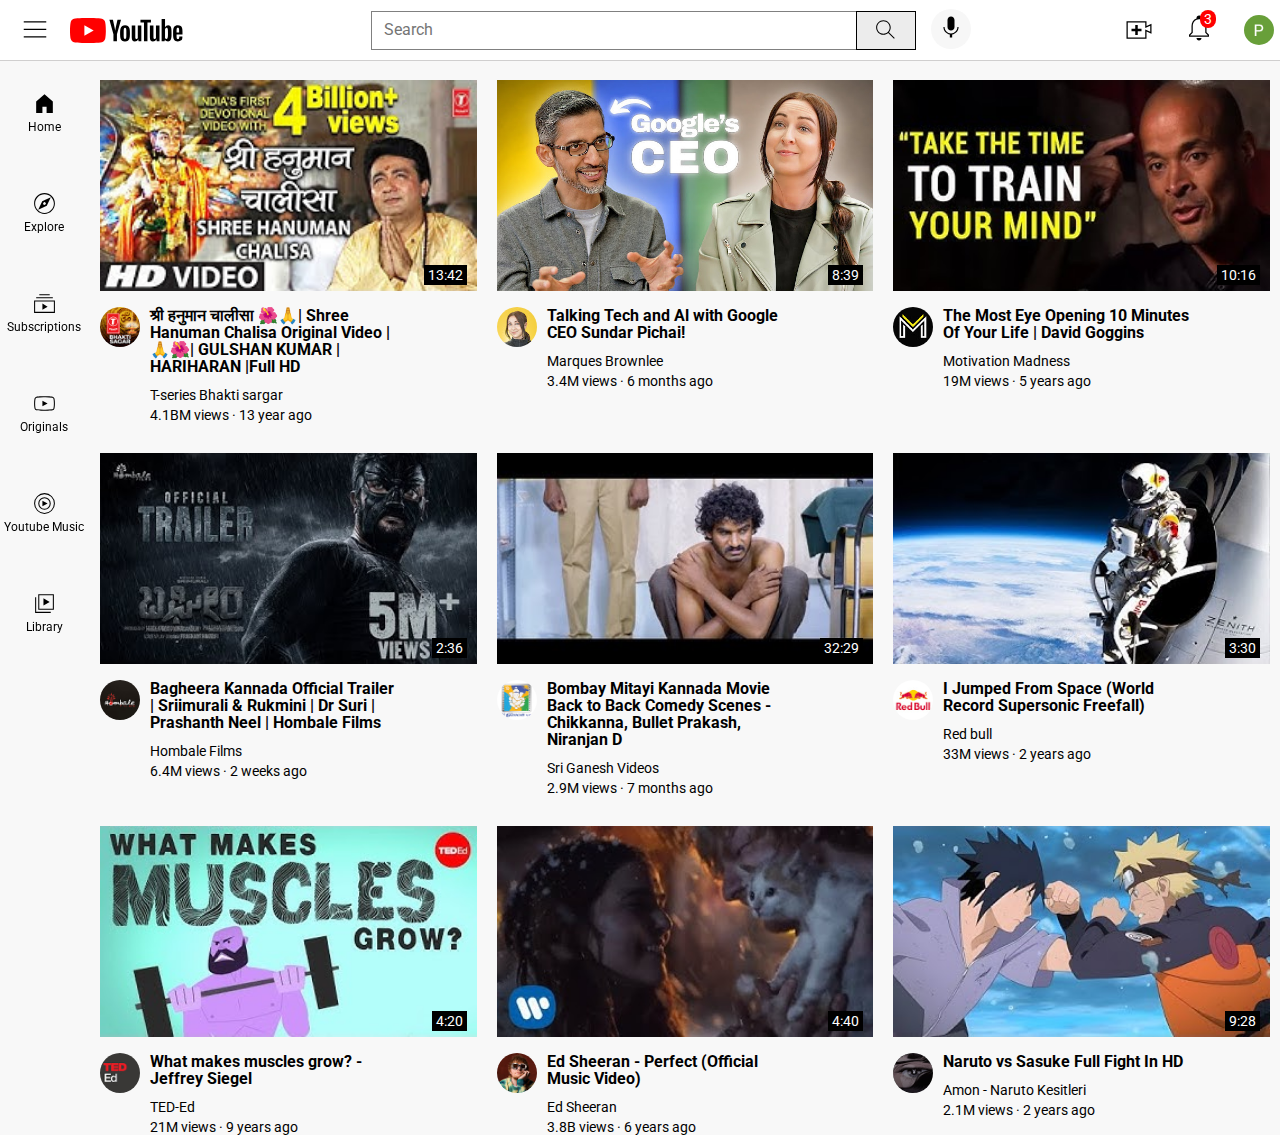
<file: index.html>
<!DOCTYPE html>
<html>
    <head>
        <title>
            Sidhu's youtube
        </title>
        <meta name="viewport" content="width=device-width,initial-scale=1">
<link rel="preconnect" href="https://fonts.googleapis.com">
<link rel="preconnect" href="https://fonts.gstatic.com" crossorigin>
<link href="https://fonts.googleapis.com/css2?family=Roboto:ital,wght@0,100;0,300;0,400;0,500;0,700;0,900;1
,100;1,300;1,400;1,500;1,700;1,900&display=swap" rel="stylesheet">

    
   <link rel="stylesheet" href="styles/general.css">
   <link rel="stylesheet" href="styles/header.css"> 
   <link rel="stylesheet" href="styles/video.css"> 
   <link rel="stylesheet" href="styles/sidebar.css">

   

    </head>


    <body style="padding-top: 80px;padding-left: 100px;padding-right: 10px;" > 
        <div class="sidebar" >
           <div class="sidebar-link"> 
            <img src="sidebar/home.svg"> 
            <div>Home</div>
           </div>
           <div class="sidebar-link">
            <img src="sidebar/explore.svg">
            <div>Explore</div>
           </div>
           <div class="sidebar-link">
            <img src="sidebar/subscriptions.svg">
            <div>Subscriptions</div>
           </div>
            <div class="sidebar-link">
                <img src="sidebar/originals.svg">
                <div>Originals</div>
            </div>
           <div class="sidebar-link">
            <img src="sidebar/youtube-music.svg">
            <div>Youtube Music</div>
           </div>
           <div class="sidebar-link">
            <img src="sidebar/library.svg">
            <div>Library</div>
           </div>

        </div>
       
        <div class="header">
            <div class="left-section">
                <img  class="hamburgermenu" src="icons/hamburgermenu.svg">
               <img class="youtube-logo" src="icons/youtube-logo.svg">
                 

                
            </div>
            <div class="middle-section">
                <input class="search-bar" type="text" placeholder="Search"> 

               
                <button class="search-button">
                    <img class="search-icon" src="icons/search.svg">
                    <div class="tooltip">Search</div>
                </button >
                       <button class="voice-search-button">  
                    <img src="icons/voice-search-icon.svg">
                    
                  
                </button>
               
            </div>
            <div class="right-section">
                <img class="upload-icon" src="icons/upload.svg">
                <div class="notify-container">
                      <img class="notify" src="icons/notifications.svg">
                      <div class="notify-count">
                        3
                      </div>
                </div>               
                <img class="mydp" src="channel profiles/myprofile.jpg">
            </div>
            
        </div>

<div class="video-grid">
    <div>
        <div class="thumbnail-row">
           <a href="https://www.youtube.com/watch?v=AETFvQonfV8" ><img class=thumbnail src="thumbnails/thumbnail9.jpg" > </a> 
            <div class="video-time">
               13:42
            </div>
        </div>
        <div class="video-info-grid">
            <div class="channel-picture">
               <a href="https://www.youtube.com/@TSeriesBhaktiSagar"><img class=profile-picture src="channel profiles/profile9.jpg">
               </div></a> 
            <div class="video-info">
              <a href="https://www.youtube.com/watch?v=AETFvQonfV8" style="text-decoration: none ; color:inherit;"><p class="video-title" >
                श्री हनुमान चालीसा 🌺🙏| Shree Hanuman Chalisa Original Video |🙏🌺| GULSHAN KUMAR | HARIHARAN |Full HD
            </p></a>
                <a href="https://www.youtube.com/@TSeriesBhaktiSagar" style="text-decoration: none ; color:inherit;" ><p class="video-author">
                    T-series Bhakti sargar
                </p></a>
                <p class="video-stats">
                    4.1BM views &#183; 13 year ago
                </p>
                
            </div>
           
        </div>
        
    </div>
    <div class="video-preview">
        <div class="thumbnail-row">
           <a href="https://www.youtube.com/watch?v=h3M4bm2EveM&t=35s&pp=ygUiZ29vZ2xlIGNlbyBzdW5kYXIgcGljaGFpIGludGVydmlldw%3D%3D" > <img class="thumbnail" src="thumbnails/hq720.jpg"></a>
            <div class="video-time">
                8:39

            </div>
        </div>
        <div class="video-info-grid ">
            <div class="channel-picture">
                <a href="https://www.youtube.com/@HaylsWorld"> <img class="profile-picture" src="channel profiles/channels4_profile.jpg"></a>
                </div>
            <div class="video-info">
                <a href="https://www.youtube.com/watch?v=h3M4bm2EveM&t=35s&pp=ygUiZ29vZ2xlIGNlbyBzdW5kYXIgcGljaGFpIGludGVydmlldw%3D%3D" target="-blank" style="text-decoration: none;color:inherit;"><p class=" video-title">
                    Talking Tech and Al with Google CEO
                Sundar Pichai!
                </p></a>
                <a href="https://www.youtube.com/@HaylsWorld" style=" text-decoration: none;color:inherit;"><p class="video-author">
                    Marques Brownlee
                </p></a>
                
                <p class="video-stats">
                    3.4M views &#183; 6 months ago
                </p>
            </div>
            
            
        </div>
    
       
    </div>
    
    
    
    <div class="video-preview">
        <div class="thumbnail-row">
            <a href="https://www.youtube.com/watch?v=TLKxdTmk-zc&t=1s&pp=ygUgdGFrZSB0aGUgdGltZSB0byB0cmFpbiB5b3VyIG1pbmQ%3D" ><img class="thumbnail" src="thumbnails/thumbnail-2.jpg"></a>
            <div class="video-time">
                10:16
            </div>
        </div>
        <div class="video-info-grid">
            <div class="channel-picture">
                <a href="https://www.youtube.com/@MotivationMadness" ></a><img class="profile-picture" src="channel profiles/unnamed.jpg">
            </div>
            <div class="video-info">
                <a href="https://www.youtube.com/watch?v=TLKxdTmk-zc&t=1s&pp=ygUgdGFrZSB0aGUgdGltZSB0byB0cmFpbiB5b3VyIG1pbmQ%3D" style="text-decoration: none; color:inherit;"><p class=" video-title">
                    The Most Eye Opening 10 Minutes Of Your Life | David Goggins 
                </p></a>
                <a href="https://www.youtube.com/@MotivationMadness" style="text-decoration: none; color: inherit;"><p class="video-author">
                    Motivation Madness
                </p></a>
                <p class="video-stats">
                     19M views &#183; 5 years ago
                </p>
            </div>
            
    
            
        </div>
    
       
    </div>
     <div class="video-preview">
        <div class="thumbnail-row">
            <a href="https://www.youtube.com/watch?v=CEfYokG1SF8&pp=ygUQYmFnaGVlcmEgdHJhaWxlcg%3D%3D" ><img class="thumbnail" src="thumbnails/hqdefault.jpg"></a>
            <div class="video-time">
                2:36
            </div>
        </div>
        <div class="video-info-grid ">
            <div class="channel-picture">
                <a href="https://www.youtube.com/@HombaleFilms" ><img class="profile-picture" src="channel profiles/profile.jpg"></a>
            </div>
            <div class="video-info">
                <a href="https://www.youtube.com/watch?v=CEfYokG1SF8&pp=ygUQYmFnaGVlcmEgdHJhaWxlcg%3D%3D" style="text-decoration: none; color: inherit;"><p class=" video-title">
                    Bagheera Kannada Official Trailer | Sriimurali & Rukmini | Dr Suri | Prashanth Neel | Hombale Films
                </p></a>
                <a href="https://www.youtube.com/@HombaleFilms" style="text-decoration: none; color: inherit;" ><p class="video-author">
                    Hombale Films
                </p></a>
                <p class="video-stats">
                    6.4M views &#183; 2 weeks ago 
                </p>
            </div>
            
            
        </div>
    
       
    </div>
    <div class="video-preview">
        <div class="thumbnail-row">
            <a href="https://www.youtube.com/watch?v=XKNQtqoZSPg&pp=ygUbYm9tYmF5IG1pdHRhaSBrYW5uYWRhIG1vdmll"><img class="thumbnail" src="thumbnails/thumbnail3.jpg"></a>
            <div class="video-time">
                32:29

            </div>
        </div>
        <div class="video-info-grid">
            <div class="channel-picture">
                <a href="https://www.youtube.com/@sriganeshvideosSGV" ><img class="profile-picture" src="channel profiles/profile2.jpg"></a>
            </div>
            <div class="video-info">
                <a href="https://www.youtube.com/watch?v=XKNQtqoZSPg&pp=ygUbYm9tYmF5IG1pdHRhaSBrYW5uYWRhIG1vdmll" style="text-decoration: none; color: inherit;" ><p class=" video-title">
                    Bombay Mitayi Kannada Movie Back to Back Comedy Scenes - Chikkanna, Bullet Prakash, Niranjan D
        
                </p></a>
                <a href="https://www.youtube.com/@sriganeshvideosSGV"  style="text-decoration: none; color: inherit;" ><p class="video-author">
                    Sri Ganesh Videos 
                   </p></a>
                <p class="video-stats">
                    2.9M views &#183; 7 months ago  
                </p>
            </div>
            
    
            
        </div>
    
       
    </div>
    
    <div class="video-preview">
        <div class="thumbnail-row">
            <a href="https://www.youtube.com/watch?v=Hz2F_S3Tl0Y&t=1s&pp=ygUTaSBqdW1wZWQgZnJvbSBzcGFjZQ%3D%3D" ><img class="thumbnail" src="thumbnails/thumbnail4.jpg"></a>
            <div class="video-time">
                3:30

            </div>
        </div>
        <div class="video-info-grid ">
            <div class="channel-picture">
               <a href="https://www.youtube.com/@redbull"  ><img class="profile-picture" src="channel profiles/profile3.jpg"></a> 
            </div>
            <div class="video-info">
                <a href="https://www.youtube.com/watch?v=Hz2F_S3Tl0Y&t=1s&pp=ygUTaSBqdW1wZWQgZnJvbSBzcGFjZQ%3D%3D" style="text-decoration: none; color:inherit"><p class=" video-title">
                    I Jumped From Space (World Record Supersonic Freefall)
                 </p></a>
                <a href="https://www.youtube.com/@redbull" style="text-decoration: none; color:inherit"><p class="video-author">
                    Red bull 
                </p></a>
                <p class="video-stats">
                   33M views &#183; 2 years ago
                </p>
            </div>
            
            
        </div>
    
       
    </div>
    <div >
        <div class="thumbnail-row">
           <a href="https://www.youtube.com/watch?v=2tM1LFFxeKg&pp=ygUXd2hhdCBtYWtlcyBtdXNjbGVzIGdyb3c%3D" ><img class="thumbnail" src="thumbnails/thumbnail5.jpg"></a> 
            <div class="video-time">
                4:20 

            </div>
        </div>
        <div class="video-info-grid">
            <div class="channel-picture">
               <a href="https://www.youtube.com/@TEDEd" ><img class="profile-picture" src="channel profiles/profile5.jpg"></a> 
            </div>
            <div class="video-info">
                <a href="https://www.youtube.com/watch?v=2tM1LFFxeKg&pp=ygUXd2hhdCBtYWtlcyBtdXNjbGVzIGdyb3c%3D" style="text-decoration: none; color:inherit"><p class=" video-title">
                    What makes muscles grow? - Jeffrey Siegel
                 </p></a>
                <a href="https://www.youtube.com/@TEDEd" style="text-decoration: none; color:inherit"><p class="video-author">
                    TED-Ed
                </p></a>
                <p class="video-stats">
                     21M views &#183; 9 years ago
                </p>
            </div>
            
    
            
        </div>
    
       
    </div>
    <div>
        <div class="thumbnail-row">
            <a href="https://www.youtube.com/watch?v=2Vv-BfVoq4g&pp=ygUHcGVyZmVjdA%3D%3D" ><img class=thumbnail src="thumbnails/thumbnail7.jpg"></a>
            <div class="video-time">
                4:40
            </div>
        </div>
        <div class="video-info-grid">
            <div class="channel-picture">
               <a href="https://www.youtube.com/channel/UC0C-w0YjGpqDXGB8IHb662A" ><img class=profile-picture src="channel profiles/profile7.jpg"></a> 
            </div>
            <div class="video-info">
                <a href="https://www.youtube.com/watch?v=2Vv-BfVoq4g&pp=ygUHcGVyZmVjdA%3D%3D" style="text-decoration: none; color:inherit" ><p class="video-title" >
                    Ed Sheeran - Perfect (Official Music Video)
                </p></a>
                <a href="https://www.youtube.com/channel/UC0C-w0YjGpqDXGB8IHb662A" style="text-decoration: none; color:inherit"><p class="video-author">
                    Ed Sheeran
                </p></a>
                <p class="video-stats">
                    3.8B views &#183; 6 years ago
                </p>
            </div>
           
        </div>
        
    </div>
    <div>
        <div class="thumbnail-row">
           <a href="https://www.youtube.com/watch?v=9_YXLo2d-Kk&pp=ygUQbmFydXRvIHZzIHNhc3VrZQ%3D%3D" ><img class=thumbnail src="thumbnails/thumbnail8.jpg"></a> 
            <div class="video-time">
                9:28
            </div>
        </div>
        <div class="video-info-grid">
            <div class="channel-picture">
                <a href="https://www.youtube.com/@litamonz" style="text-decoration: none; color:inherit"><img class=profile-picture src="channel profiles/profile8.jpg"></a>
            </div>
            <div class="video-info">
               <a href="https://www.youtube.com/watch?v=9_YXLo2d-Kk&pp=ygUQbmFydXRvIHZzIHNhc3VrZQ%3D%3D"  style="text-decoration: none; color:inherit"> <p class="video-title" >
                Naruto vs Sasuke Full Fight In HD
            </p></a>
                <a href="https://www.youtube.com/@litamonz" style="text-decoration: none; color:inherit"><p class="video-author">
                    Amon - Naruto Kesitleri
                </p></a>
                <p class="video-stats">
                    2.1M views &#183; 2 years ago
                </p>
            </div>
           
        </div>
        
    </div>
    
 
         
    
</div>

    </body>
</html>
</file>
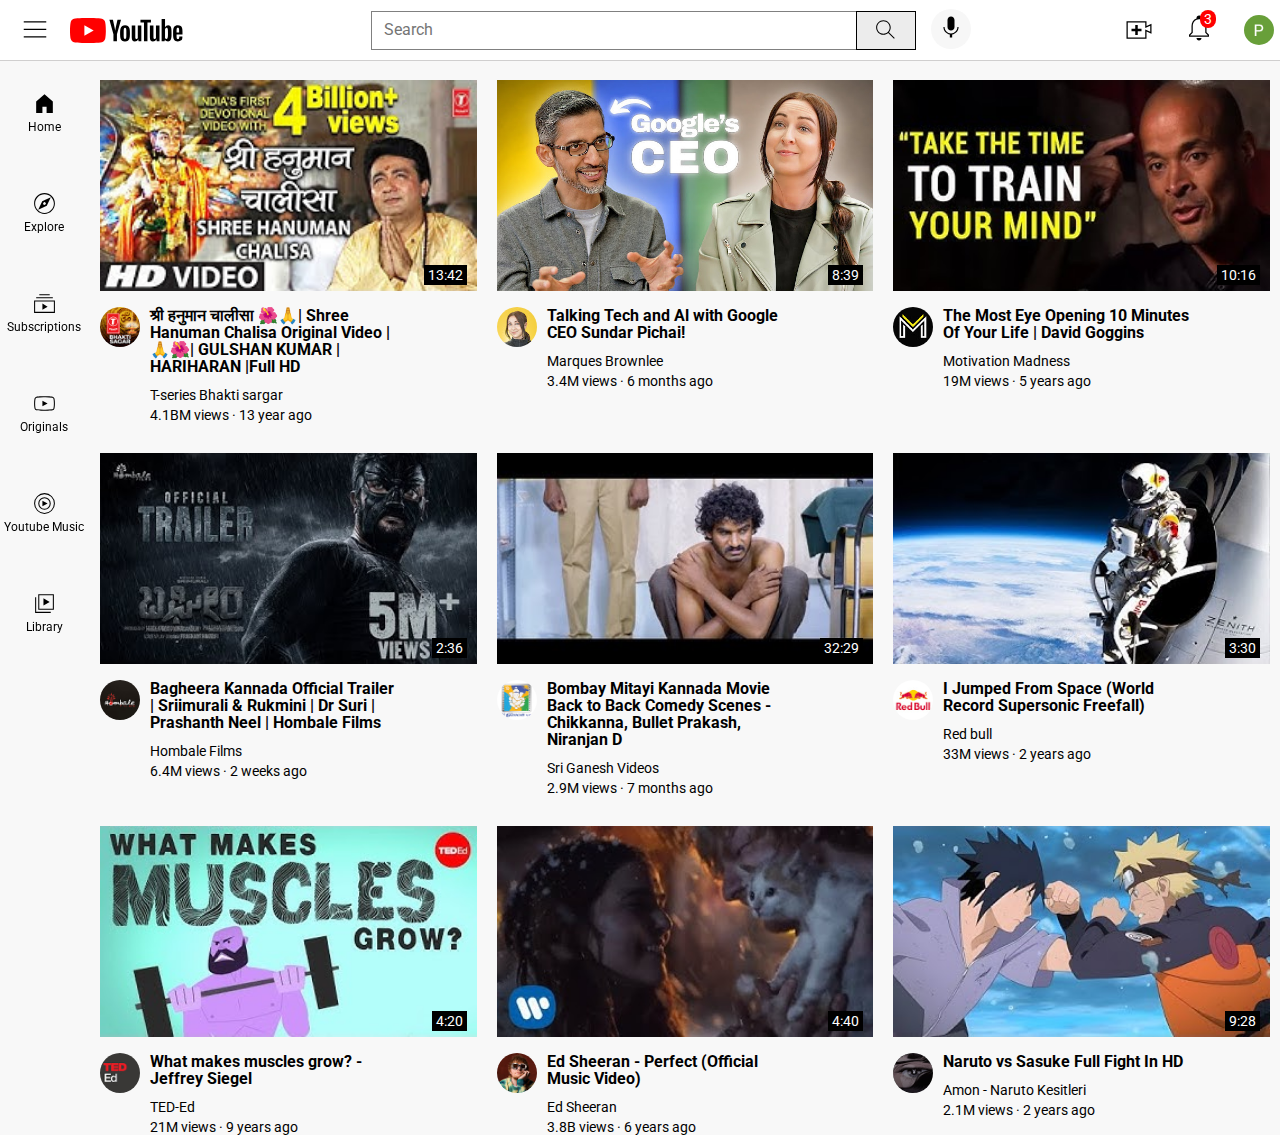
<file: yt.html>
<!DOCTYPE html>
<html>
    <head>
        <title>
            Sidhu's youtube
        </title>
        <meta name="viewport" content="width=device-width,initial-scale=1">
<link rel="preconnect" href="https://fonts.googleapis.com">
<link rel="preconnect" href="https://fonts.gstatic.com" crossorigin>
<link href="https://fonts.googleapis.com/css2?family=Roboto:ital,wght@0,100;0,300;0,400;0,500;0,700;0,900;1
,100;1,300;1,400;1,500;1,700;1,900&display=swap" rel="stylesheet">

    
   <link rel="stylesheet" href="styles/general.css">
   <link rel="stylesheet" href="styles/header.css"> 
   <link rel="stylesheet" href="styles/video.css"> 
   <link rel="stylesheet" href="styles/sidebar.css">

   

    </head>


    <body style="padding-top: 80px;padding-left: 100px;padding-right: 10px;" > 
        <div class="sidebar" >
           <div class="sidebar-link"> 
            <img src="sidebar/home.svg"> 
            <div>Home</div>
           </div>
           <div class="sidebar-link">
            <img src="sidebar/explore.svg">
            <div>Explore</div>
           </div>
           <div class="sidebar-link">
            <img src="sidebar/subscriptions.svg">
            <div>Subscriptions</div>
           </div>
            <div class="sidebar-link">
                <img src="sidebar/originals.svg">
                <div>Originals</div>
            </div>
           <div class="sidebar-link">
            <img src="sidebar/youtube-music.svg">
            <div>Youtube Music</div>
           </div>
           <div class="sidebar-link">
            <img src="sidebar/library.svg">
            <div>Library</div>
           </div>

        </div>
       
        <div class="header">
            <div class="left-section">
                <img  class="hamburgermenu" src="icons/hamburgermenu.svg">
               <img class="youtube-logo" src="icons/youtube-logo.svg">
                 

                
            </div>
            <div class="middle-section">
                <input class="search-bar" type="text" placeholder="Search"> 

               
                <button class="search-button">
                    <img class="search-icon" src="icons/search.svg">
                    <div class="tooltip">Search</div>
                </button >
                       <button class="voice-search-button">  
                    <img src="icons/voice-search-icon.svg">
                    
                  
                </button>
               
            </div>
            <div class="right-section">
                <img class="upload-icon" src="icons/upload.svg">
                <div class="notify-container">
                      <img class="notify" src="icons/notifications.svg">
                      <div class="notify-count">
                        3
                      </div>
                </div>               
                <img class="mydp" src="channel profiles/myprofile.jpg">
            </div>
            
        </div>

<div class="video-grid">
    <div>
        <div class="thumbnail-row">
           <a href="https://www.youtube.com/watch?v=AETFvQonfV8" target="-blank"><img class=thumbnail src="thumbnails/thumbnail9.jpg" > </a> 
            <div class="video-time">
               13:42
            </div>
        </div>
        <div class="video-info-grid">
            <div class="channel-picture">
                <img class=profile-picture src="channel profiles/profile9.jpg">
            </div>
            <div class="video-info">
              <p class="video-title" >
                    श्री हनुमान चालीसा 🌺🙏| Shree Hanuman Chalisa Original Video |🙏🌺| GULSHAN KUMAR | HARIHARAN |Full HD
                </p>
                <p class="video-author">
                    T-series Bhakti sargar
                </p>
                <p class="video-stats">
                    4.1BM views &#183; 13 year ago
                </p>
                
            </div>
           
        </div>
        
    </div>
    <div class="video-preview">
        <div class="thumbnail-row">
           <a href="https://www.youtube.com/watch?v=h3M4bm2EveM&t=35s&pp=ygUiZ29vZ2xlIGNlbyBzdW5kYXIgcGljaGFpIGludGVydmlldw%3D%3D" target="-blank"> <img class="thumbnail" src="thumbnails/hq720.jpg"></a>
            <div class="video-time">
                8:39

            </div>
        </div>
        <div class="video-info-grid ">
            <div class="channel-picture">
                <a href="https://www.youtube.com/@HaylsWorld"> <img class="profile-picture" src="channel profiles/channels4_profile.jpg"></a>
                </div>
            <div class="video-info">
                <a href="https://www.youtube.com/watch?v=h3M4bm2EveM&t=35s&pp=ygUiZ29vZ2xlIGNlbyBzdW5kYXIgcGljaGFpIGludGVydmlldw%3D%3D" target="-blank" style="text-decoration: none;color:inherit;"><p class=" video-title">
                    Talking Tech and Al with Google CEO
                Sundar Pichai!
                </p></a>
                <a href="https://www.youtube.com/@HaylsWorld" style=" text-decoration: none;color:inherit;"><p class="video-author">
                    Marques Brownlee
                </p></a>
                
                <p class="video-stats">
                    3.4M views &#183; 6 months ago
                </p>
            </div>
            
            
        </div>
    
       
    </div>
    
    
    
    <div class="video-preview">
        <div class="thumbnail-row">
            <a href="https://www.youtube.com/watch?v=TLKxdTmk-zc&t=1s&pp=ygUgdGFrZSB0aGUgdGltZSB0byB0cmFpbiB5b3VyIG1pbmQ%3D" target="-blank"><img class="thumbnail" src="thumbnails/thumbnail-2.jpg"></a>
            <div class="video-time">
                10:16
            </div>
        </div>
        <div class="video-info-grid">
            <div class="channel-picture">
                <img class="profile-picture" src="channel profiles/unnamed.jpg">
            </div>
            <div class="video-info">
                <p class=" video-title">
                    The Most Eye Opening 10 Minutes Of Your Life | David Goggins 
                </p>
                <p class="video-author">
                    Motivation Madness
                </p>
                <p class="video-stats">
                     19M views &#183; 5 years ago
                </p>
            </div>
            
    
            
        </div>
    
       
    </div>
     <div class="video-preview">
        <div class="thumbnail-row">
            <a href="https://www.youtube.com/watch?v=CEfYokG1SF8&pp=ygUQYmFnaGVlcmEgdHJhaWxlcg%3D%3D" target="-blank"><img class="thumbnail" src="thumbnails/hqdefault.jpg"></a>
            <div class="video-time">
                2:36
            </div>
        </div>
        <div class="video-info-grid ">
            <div class="channel-picture">
                <img class="profile-picture" src="channel profiles/profile.jpg">
            </div>
            <div class="video-info">
                <p class=" video-title">
                    Bagheera Kannada Official Trailer | Sriimurali & Rukmini | Dr Suri | Prashanth Neel | Hombale Films
                </p>
                <p class="video-author">
                    Hombale Films
                </p>
                <p class="video-stats">
                    6.4M views &#183; 2 weeks ago 
                </p>
            </div>
            
            
        </div>
    
       
    </div>
    <div class="video-preview">
        <div class="thumbnail-row">
            <a href="https://www.youtube.com/watch?v=XKNQtqoZSPg&pp=ygUbYm9tYmF5IG1pdHRhaSBrYW5uYWRhIG1vdmll" target="-blank"><img class="thumbnail" src="thumbnails/thumbnail3.jpg"></a>
            <div class="video-time">
                32:29

            </div>
        </div>
        <div class="video-info-grid">
            <div class="channel-picture">
                <img class="profile-picture" src="channel profiles/profile2.jpg">
            </div>
            <div class="video-info">
                <p class=" video-title">
                    Bombay Mitayi Kannada Movie Back to Back Comedy Scenes - Chikkanna, Bullet Prakash, Niranjan D
        
                </p>
                <p class="video-author">
                 Sri Ganesh Videos 
                </p>
                <p class="video-stats">
                    2.9M views &#183; 7 months ago  
                </p>
            </div>
            
    
            
        </div>
    
       
    </div>
    
    <div class="video-preview">
        <div class="thumbnail-row">
            <a href="https://www.youtube.com/watch?v=Hz2F_S3Tl0Y&t=1s&pp=ygUTaSBqdW1wZWQgZnJvbSBzcGFjZQ%3D%3D" target="-blank"><img class="thumbnail" src="thumbnails/thumbnail4.jpg"></a>
            <div class="video-time">
                3:30

            </div>
        </div>
        <div class="video-info-grid ">
            <div class="channel-picture">
                <img class="profile-picture" src="channel profiles/profile3.jpg">
            </div>
            <div class="video-info">
                <p class=" video-title">
                   I Jumped From Space (World Record Supersonic Freefall)
                </p>
                <p class="video-author">
                    Red bull 
                </p>
                <p class="video-stats">
                   33M views &#183; 2 years ago
                </p>
            </div>
            
            
        </div>
    
       
    </div>
    <div >
        <div class="thumbnail-row">
           <a href="https://www.youtube.com/watch?v=2tM1LFFxeKg&pp=ygUXd2hhdCBtYWtlcyBtdXNjbGVzIGdyb3c%3D" target="-blank"><img class="thumbnail" src="thumbnails/thumbnail5.jpg"></a> 
            <div class="video-time">
                4:20 

            </div>
        </div>
        <div class="video-info-grid">
            <div class="channel-picture">
                <img class="profile-picture" src="channel profiles/profile5.jpg">
            </div>
            <div class="video-info">
                <p class=" video-title">
                    What makes muscles grow? - Jeffrey Siegel
                 </p>
                <p class="video-author">
                    TED-Ed
                </p>
                <p class="video-stats">
                     21M views &#183; 9 years ago
                </p>
            </div>
            
    
            
        </div>
    
       
    </div>
    <div>
        <div class="thumbnail-row">
            <a href="https://www.youtube.com/watch?v=2Vv-BfVoq4g&pp=ygUHcGVyZmVjdA%3D%3D" target="-blank"><img class=thumbnail src="thumbnails/thumbnail7.jpg"></a>
            <div class="video-time">
                4:40
            </div>
        </div>
        <div class="video-info-grid">
            <div class="channel-picture">
                <img class=profile-picture src="channel profiles/profile7.jpg">
            </div>
            <div class="video-info">
                <p class="video-title" >
                    Ed Sheeran - Perfect (Official Music Video)
                </p>
                <p class="video-author">
                    Ed Sheeran
                </p>
                <p class="video-stats">
                    3.8B views &#183; 6 years ago
                </p>
            </div>
           
        </div>
        
    </div>
    <div>
        <div class="thumbnail-row">
           <a href="https://www.youtube.com/watch?v=9_YXLo2d-Kk&pp=ygUQbmFydXRvIHZzIHNhc3VrZQ%3D%3D" target="-blank"><img class=thumbnail src="thumbnails/thumbnail8.jpg"></a> 
            <div class="video-time">
                9:28
            </div>
        </div>
        <div class="video-info-grid">
            <div class="channel-picture">
                <img class=profile-picture src="channel profiles/profile8.jpg">
            </div>
            <div class="video-info">
                <p class="video-title" >
                    Naruto vs Sasuke Full Fight In HD
                </p>
                <p class="video-author">
                    Amon - Naruto Kesitleri
                </p>
                <p class="video-stats">
                    2.1M views &#183; 2 years ago
                </p>
            </div>
           
        </div>
        
    </div>
   
         
    
</div>

    </body>
</html>
</file>
<file: styles/general.css>
P {
    font-family: Roboto, Arial;
    margin-top: 0;
    margin-bottom: 0;
}
body {
    margin: 0; 
    padding-top: 80px;
     padding-left: 96px;
      padding-right: 50px;
       background-color: rgb(248, 248, 248) }
</file>
<file: styles/header.css>
.search-bar {
    font-size:15px;
    flex:1;
    height:35px;
    font-family: Roboto ,Arial;
    padding-left: 12px; 
    border-width: 1px;
     border-style: solid; 
     border-color:gray;
     width: 50px;
    



}
.header {
    height :60px;
    display:flex;
    flex-direction: row;
    justify-content: space-between;
    position:fixed;
    left:0;
    right:0;
    top:0;
    background-color: white;
    border-bottom-width: 1px;
    border-bottom-style: solid;
    border-bottom-color: rgb(208, 207, 207);
    z-index: 1;

 
}
.left-section {
   
  
    display:flex;
    align-items: center;


} 
.right-section {
    justify-content: space-between;
    display:flex;
    align-items: center;
    width:150px;
    margin-right: 6px;
    flex-shrink: 0;

}
.middle-section {
    
    flex: 1;
     margin-left: 70px;
      margin-right: 35px;
       max-width: 600px; 
       display: flex;
    align-items: center;
    border-radius: 2px;
box-shadow: inset 1px 2px 3px
Orgba(o, 0, 0, 0.05);

} 
.search-bar::placeholder {
    font-family: Roboto, Arial; 
    font-size: 16px;
    } 
.search-button {
    height: 39px;
    width:60px;
    border-width: 1px;
    border-color: Orgb (192, 192, 192);
    border-style: solid;
    background-color:rgb(236, 236, 236);
    margin-left: -1px;
    margin-right: 15px;
    cursor:pointer;
    position:relative;
}
.search-icon {
    height:25px;
    margin:4px;

}

.voice-search-button
{
    height:40px;
    width:40px;
    border-radius: 20px;
    border:none;
    background-color: rgb(247, 247, 247);
    margin-bottom: 3px;
    cursor:pointer;
   
}
.youtube-logo
 {
    height: 25px;

}
.hamburgermenu {
    height:30px;
    margin-left:20px;
    margin-right: 20px;
    cursor:pointer;
}

.upload-icon,
.notify,
.mydp {
    height: 30px;
    width:30px;
    cursor:pointer;
} 
.mydp {
   
    border-radius: 15px;
    cursor:pointer;
}
.notify-container {
    position:relative;

}
.notify-count {
    position: absolute;
    right:-2 px;
    left:16px;
    top:-3px;
    background-color: red;
    color:white;
    border-radius: 4px;
   font-size:14px;
   font-family: Roboto,Arial;
   padding-left: 4px;
   padding-right: 4px;
   border-radius: 10px;
   padding-top: 1px;
   padding-bottom: 1px;


}
.search-button .tooltip
  {
    position: absolute;
    background-color:gray;
    color:white;
    padding-top: 4px;
    padding-bottom: 4px;
    padding-left: 8px;
    padding-right: 8px;
    border-radius: 2px;
    font-size: 14px;
    bottom:-37px;
    opacity:0;
    transition:opacity 0.15;
    pointer-events: none;


}
.search-button:hover .tooltip {
    opacity:1
}
</file>
<file: styles/video.css>
.thumbnail {
    width:100%;
    cursor:pointer;
    
    

}



.video-info-grid {
    display:grid;
    grid-template-columns:50px 1fr;
}
 
 .video-title {
   margin-top: 0;
   font-weight:bold;
   font-size: 16 px;
   line-height: 17px;
   margin-bottom: 12px;
   width:250px;
   cursor:pointer;
 }
 
 .profile-picture {
    width:40px ;
    border-radius: 50px;
    cursor:pointer;
 }
 .thumbnail-row {
    margin-bottom: 12px;
    position:relative;

 }
 .video-author,
 .video-stats {
    font-size: 14px;
    color: rgb (96, 96, 96);
 }
 .video-author {
    margin-bottom: 4px;
 }
 .video-grid {
    display:grid;
    grid-template-columns: 50px 50px 1fr;
    column-gap: 20px;
    row-gap:30px;

 }
 @media (max-width: 600px) {
   .video-grid {
      grid-template-columns:  1fr;}
 }


@media (min-width: 600px) and (max-width:
800px) {
.video-grid {
grid-template-columns: 1fr 1fr;
}
}
@media (min-width: 800px) {
.video-grid {
grid-template-columns: 1fr 1fr 1fr ;}}

 .video-time {
   font-family: Roboto,Arial;
   position:absolute;
   right:10px;
   bottom:10px;
   background-color: black;
   color:white;
   
   padding:2px 4px;
   font-size: 14px;
   
 }
</file>
<file: styles/sidebar.css>
.sidebar {
    position:fixed;
   
    left :0;
    bottom:0;
    top:60px;
    width:80px;
    z-index: 2 ;
    padding-top:2px;
    padding-left: 4px;
 
}
.sidebar-link {
    height:100px;
    display:flex;
    align-items: center;
    justify-content: center;
    flex-direction: column;
   cursor:pointer;

}
.sidebar-link:hover {
    background-color: rgb(228, 228, 228);
  

}.sidebar-link img {
    height:25px;
   margin-bottom: 4px;
  

}
.sidebar-link div {
    font-family: Roboto,Arial;
    font-size:12px;
   
}
</file>
